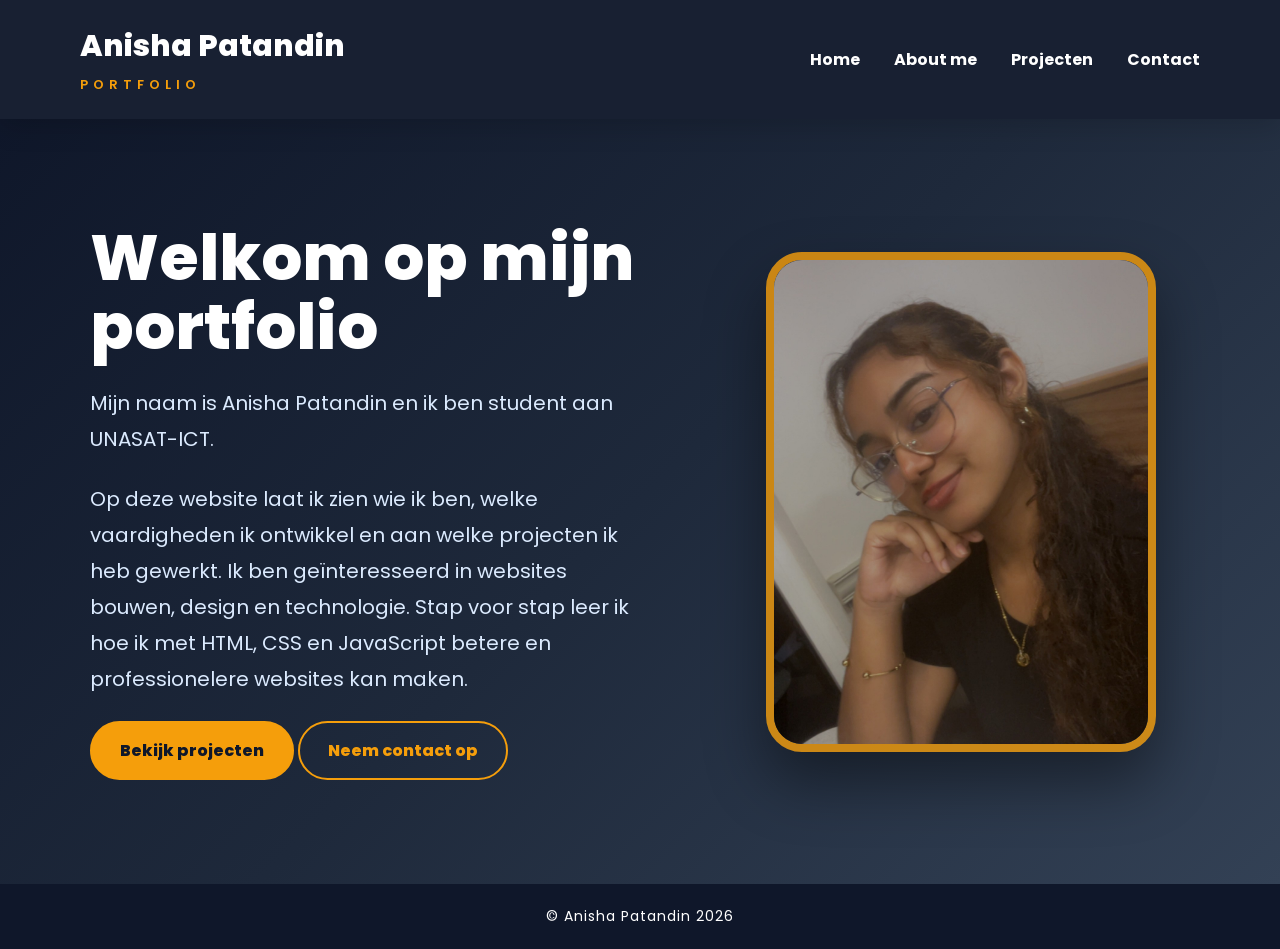
<file: index.html>
<!DOCTYPE html>
<html lang="nl">
<head>
    <meta charset="UTF-8">
    <meta name="viewport" content="width=device-width, initial-scale=1.0">
    <title>Home | Mijn Portfolio</title>
    <link rel="stylesheet" href="css/main.css">
    <link rel="stylesheet" href="css/home.css">
</head>

<body>

    <div class="page-wrapper">

        <div class="navbar">
            <div class="logo">
                <h1>Anisha Patandin</h1>
                <span>Portfolio</span>
            </div>

            <div class="nav-links">
                <a href="index.html">Home</a>
                <a href="about.html">About me</a>
                <a href="work.html">Projecten</a>
                <a href="contact.html">Contact</a>

            </div>
        </div>

        <main class="home-section">

            <div class="home-text">
                <h2>Welkom op mijn portfolio</h2>

                <p> Mijn naam is Anisha Patandin en ik ben student aan UNASAT-ICT.</p>
                <p> Op deze website laat ik zien wie ik ben, welke vaardigheden ik ontwikkel en aan welke projecten ik heb gewerkt. Ik ben geïnteresseerd in websites bouwen, design en technologie. Stap voor stap leer ik hoe ik met HTML, CSS en JavaScript betere en professionelere websites kan maken. </p>

                <div class="home-button">
                    <a href="projecten.html" class="btn-primary">Bekijk projecten</a>
                    <a href="contact.html" class="btn-secondary">Neem contact op</a>
                </div>
             </div>
            
            <div class="home-image">
                <img src="img/anisha-photo.jpg" alt="Foto van mij">
            </div>
        </main>

    </div>

<footer class="footer">
    <p>© Anisha Patandin 2026</p>
</footer>

<script src="js/script.js"></script>

</body>
</html>
</file>
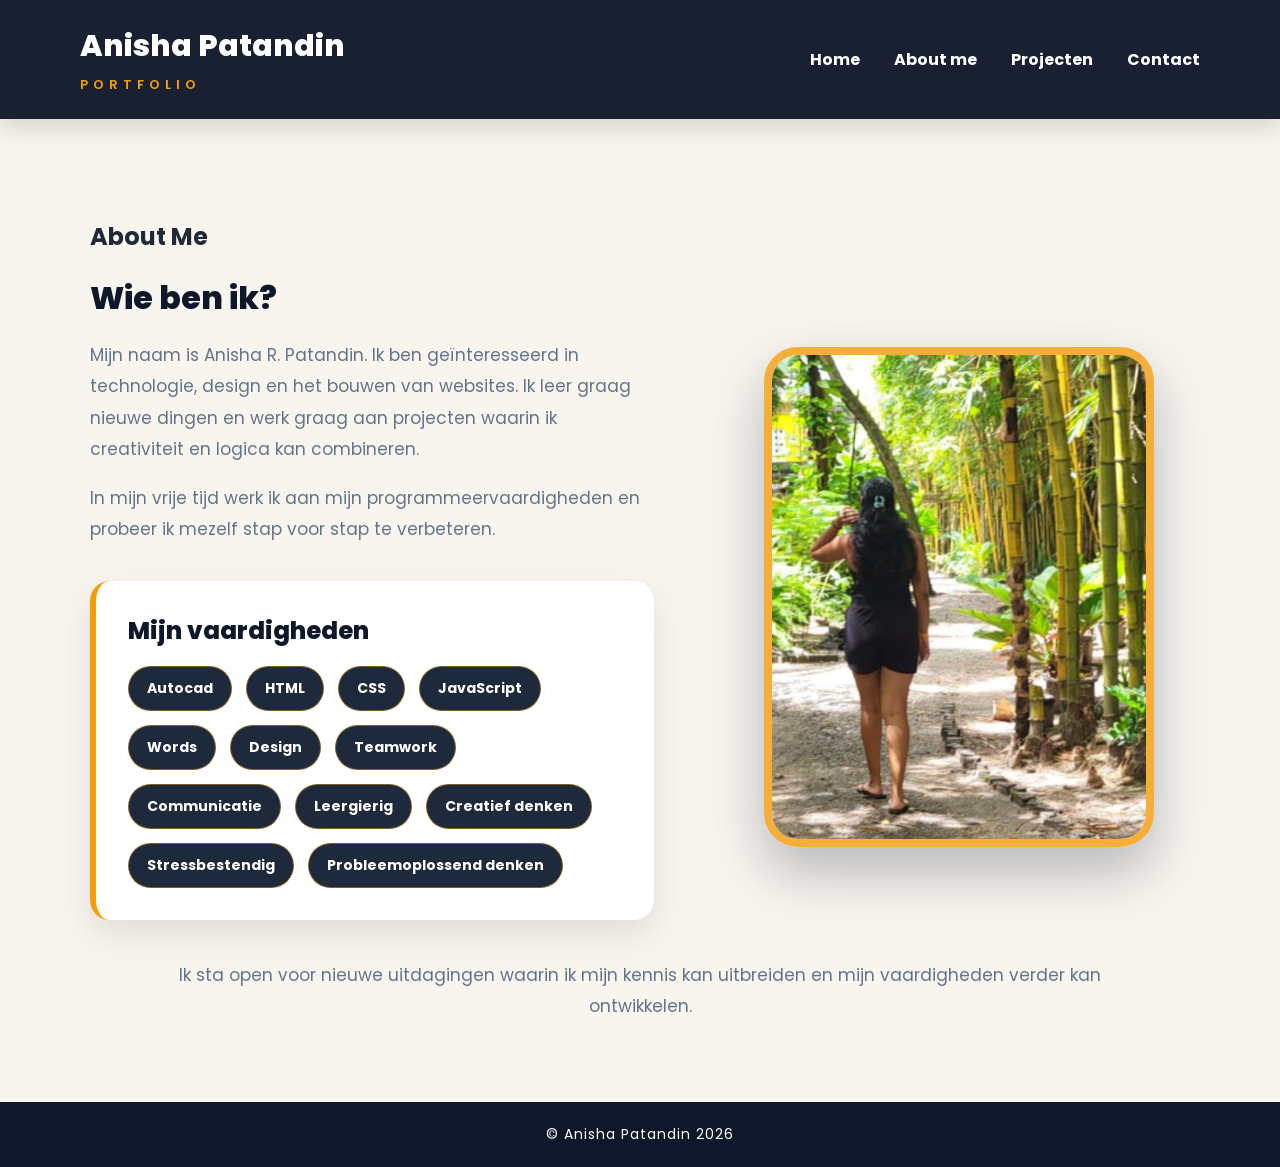
<file: about.html>
<!DOCTYPE html>
<html lang="nl">
<head>
    <meta charset="UTF-8">
    <meta name="viewport" content="width=device-width, initial-scale=1.0">
    <title>About | Mijn Portfolio</title>
    <link rel="stylesheet" href="css/main.css">
    <link rel="stylesheet" href="css/about.css">
</head>

<body>

    <div class="page-wrapper">

        <div class="navbar">
            <div class="logo">
                <h1>Anisha Patandin</h1>
                <span>Portfolio</span>
            </div>

            <div class="nav-links">
                <a href="index.html">Home</a>
                <a href="about.html">About me</a>
                <a href="work.html">Projecten</a>
                <a href="contact.html">Contact</a>
            </div>
        </div>

        <main class="about-section">
            <div class="about-title">
                <h2>About Me</h2>
            </div>

            <div class="about-container">
                <div class="about-text">
                    <h3>Wie ben ik?</h3>
                    <p>
                        Mijn naam is Anisha R. Patandin. Ik ben geïnteresseerd in technologie,
                        design en het bouwen van websites. Ik leer graag nieuwe dingen
                        en werk graag aan projecten waarin ik creativiteit en logica kan combineren.
                    </p>

                    <p>
                        In mijn vrije tijd werk ik aan mijn programmeervaardigheden en probeer ik
                        mezelf stap voor stap te verbeteren.
                    </p>

                    <div class="skills-box">
                        <h3>Mijn vaardigheden</h3>

                        <div class="skills-list">
                            <span>Autocad</span>
                            <span>HTML</span>
                            <span>CSS</span>
                            <span>JavaScript</span>
                            <span>Words</span>
                             <span>Design</span>
                             <span>Teamwork</span>
                             <span>Communicatie</span>
                             <span>Leergierig</span>
                             <span>Creatief denken</span>
                             <span>Stressbestendig</span>
                             <span>Probleemoplossend denken</span>
                        </div>

                    </div>
                   
                </div>

                <div class="about-image">
                    <img src="img/about-photo.png" alt="Foto van mij">
                </div>
            </div>
             <p class="onderste-tekst">Ik sta open voor nieuwe uitdagingen waarin ik mijn kennis kan uitbreiden en mijn vaardigheden verder kan ontwikkelen.</p>
        </main>

    </div>

    <footer class="footer">
    <p>© Anisha Patandin 2026</p>
    </footer>

    <script src="js/script.js"></script>
</body>
</html>
</file>
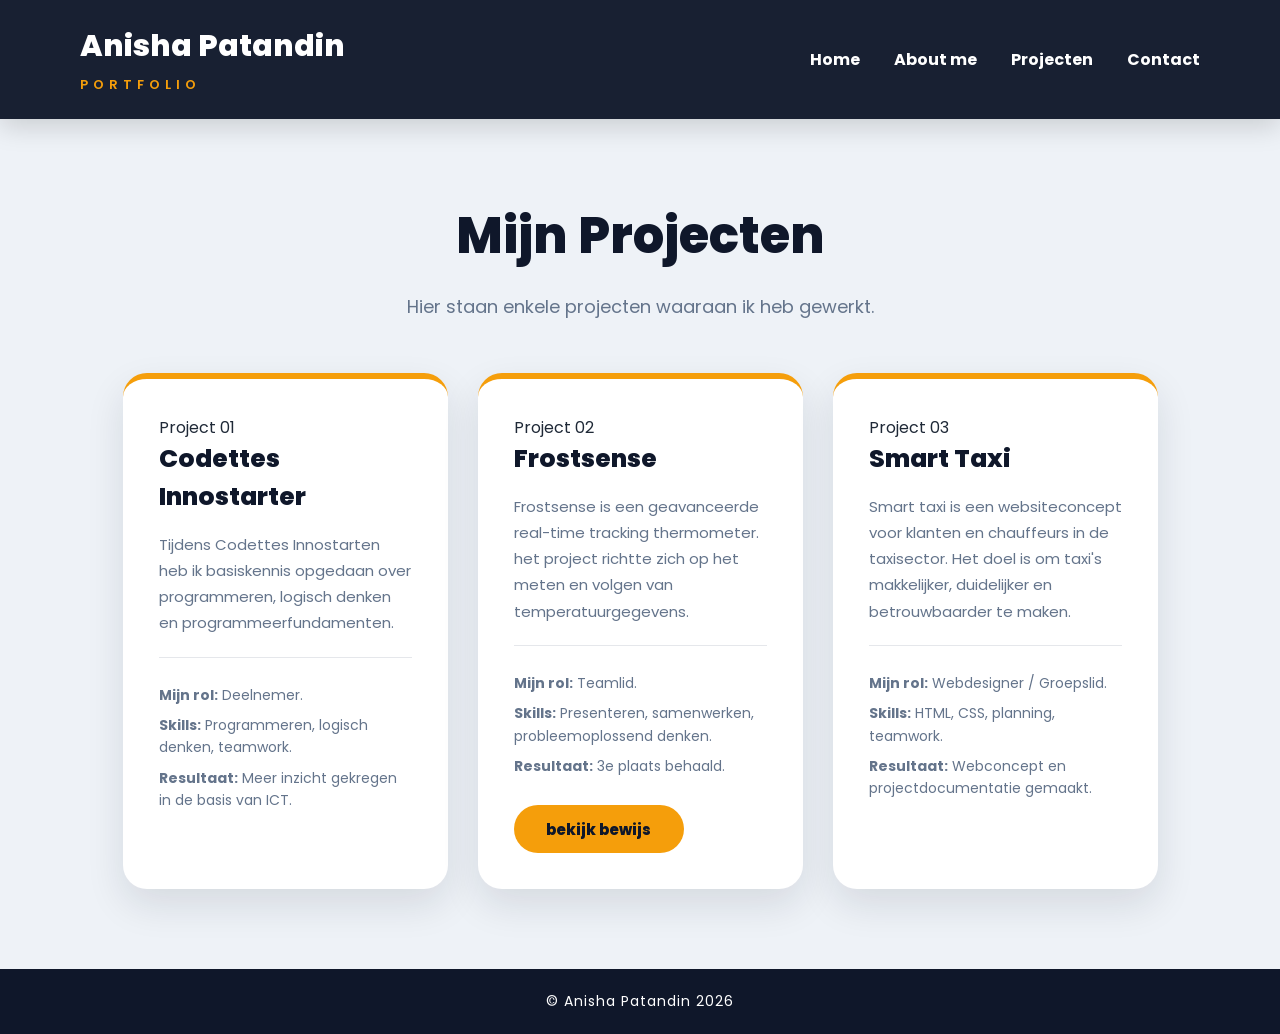
<file: work.html>
<!DOCTYPE html>
<html lang="nl">
<head>
    <meta charset="UTF-8">
    <meta name="viewport" content="width=device-width, initial-scale=1.0">
    <title>Projecten | Mijn Portfolio</title>
    <link rel="stylesheet" href="css/main.css">
    <link rel="stylesheet" href="css/work.css">
</head>

<body>

    <div class="page-wrapper">

        <div class="navbar">
            <div class="logo">
                <h1>Anisha Patandin</h1>
                <span>Portfolio</span>
            </div>

            <div class="nav-links">
                <a href="index.html">Home</a>
                <a href="about.html">About me</a>
                <a href="work.html">Projecten</a>
                <a href="contact.html">Contact</a>
            </div>
        </div>

        <div class="projecten-section">
            <div class="projecten-title">
                <h2>Mijn Projecten</h2>
                <p>Hier staan enkele projecten waaraan ik heb gewerkt.</p>
            </div>

            <div class="projecten-container">

                <div class="project-card">
                    <span class="project-label">Project 01</span>
                    <h3>Codettes Innostarter</h3>
                    <p>
                        Tijdens Codettes Innostarten heb ik basiskennis opgedaan over programmeren, logisch denken en programmeerfundamenten.
                    </p>

                    <div class="project-details">
                        <p><strong>Mijn rol:</strong> Deelnemer.</p>
                        <p><strong>Skills:</strong> Programmeren, logisch denken, teamwork.</p>
                        <p><strong>Resultaat:</strong> Meer inzicht gekregen in de basis van ICT.</p>
                    </div>
                </div>

                <div class="project-card">
                 <span class="project-label">Project 02</span>
                    <h3>Frostsense</h3>
                    <p>
                        Frostsense is een geavanceerde real-time tracking thermometer.
                        het project richtte zich op het meten en volgen van temperatuurgegevens.
                    </p>
                <div class="project-details">
                    <p><strong>Mijn rol:</strong> Teamlid.</p>
                    <p><strong>Skills:</strong> Presenteren, samenwerken, probleemoplossend denken.</p>
                    <p><strong>Resultaat:</strong> 3e plaats behaald.</p>
                </div>
                    <a href="https://www.facebook.com/photo?fbid=1350161837128619&set=pcb.1350203107124492" target="_blank" class="project-link">
                        bekijk bewijs
                    </a>

                </div>

                <div class="project-card">
                <span class="project-label">Project 03</span>
                    <h3>Smart Taxi</h3>
                    <p>
                        Smart taxi is een websiteconcept voor klanten en chauffeurs in de taxisector.
                        Het doel is om taxi's makkelijker, duidelijker en betrouwbaarder te maken.
                    </p>
                    
                    <div class="project-details">
                    <p><strong>Mijn rol:</strong> Webdesigner / Groepslid.</p>
                    <p><strong>Skills:</strong> HTML, CSS, planning, teamwork.</p>
                    <p><strong>Resultaat:</strong> Webconcept en projectdocumentatie gemaakt.</p>
                    </div>
                </div>

            </div>
        </div>

    </div>

    <footer class="footer">
    <p>© Anisha Patandin 2026</p>
    </footer>

    <script src="js/script.js"></script>
    
</body>
</html>
</file>
<file: css/main.css>
@import url('https://fonts.googleapis.com/css2?family=Poppins:wght@400;500;600;700;800&display=swap');

:root {
    --dark: #0f172a;
    --navy: #1e293b;
    --blue: #334155;
    --gold: #f59e0b;
    --cream: #f8f5ef;
    --soft: #eef2f7;
    --white: #ffffff;
    --text: #1f2937;
    --muted: #64748b;
}

* {
    box-sizing: border-box;
}

html {
    scroll-behavior: smooth;
}

body {
    margin: 0;
    font-family: 'Poppins', Arial, sans-serif;
    background-color: var(--cream);
    color: var(--text);
}

.navbar {
    position: sticky;
    top: 0;
    z-index: 1000;
    display: flex;
    justify-content: space-between;
    align-items: center;
    padding: 24px 80px;
    background: rgba(15, 23, 42, 0.96);
    backdrop-filter: blur(12px);
    box-shadow: 0 8px 25px rgba(0, 0, 0, 0.15);
}

.logo h1 {
    margin: 0;
    color: var(--white);
    font-size: 30px;
    font-weight: 800;
}

.logo span {
    display: block;
    margin-top: 6px;
    color: var(--gold);
    font-size: 13px;
    font-weight: 600;
    letter-spacing: 5px;
    text-transform: uppercase;
}

.nav-links {
    display: flex;
    gap: 34px;
}

.nav-links a {
    position: relative;
    color: var(--white);
    text-decoration: none;
    font-size: 16px;
    font-weight: 700;
}

.nav-links a::after {
    content: "";
    position: absolute;
    left: 0;
    bottom: -8px;
    width: 0;
    height: 3px;
    background-color: var(--gold);
    border-radius: 10px;
    transition: 0.3s ease;
}

.nav-links a:hover {
    color: var(--gold);
}

.nav-links a:hover::after {
    width: 100%;
}

.tagline {
    margin: 0 0 12px;
    color: var(--gold);
    font-size: 14px;
    font-weight: 800;
    letter-spacing: 3px;
    text-transform: uppercase;
}

.page-title,
.contact-title,
.projecten-title {
    max-width: 780px;
    margin: 0 auto 50px;
    text-align: center;
}

.page-title h2,
.contact-title h2,
.projecten-title h2 {
    margin: 0 0 14px;
    color: var(--dark);
    font-size: 50px;
    font-weight: 800;
}

.page-title p,
.contact-title p,
.projecten-title p {
    color: var(--muted);
    font-size: 18px;
    line-height: 1.7;
}

.footer {
    background-color: var(--dark);
    color: var(--white);
    text-align: center;
    padding: 22px;
}

.footer p {
    margin: 0;
    font-size: 14px;
    letter-spacing: 1px;
}

@media (max-width: 768px) {
    .navbar {
        flex-direction: column;
        gap: 20px;
        padding: 22px 20px;
    }

    .logo {
        text-align: center;
    }

    .nav-links {
        justify-content: center;
        flex-wrap: wrap;
        gap: 18px;
    }

    .page-title h2,
    .contact-title h2,
    .projecten-title h2 {
        font-size: 40px;
    }

    .page-title p,
    .contact-title p,
    .projecten-title p {
        font-size: 16px;
    }
}
</file>
<file: css/home.css>
.home-section {
    min-height: 85vh;
    display: flex;
    justify-content: space-between;
    align-items: center;
    gap: 80px;
    padding: 85px 90px;
    background: linear-gradient(135deg, var(--dark), var(--navy), var(--blue));
}

.home-text {
    width: 55%;
    max-width: 720px;
    text-align: left;
}

.home-text h2 {
    margin: 0 0 24px;
    color: var(--white);
    font-size: 64px;
    font-weight: 800;
    line-height: 1.08;
}

.home-text p {
    color: #dbeafe;
    font-size: 20px;
    line-height: 1.8;
    margin-bottom: 24px;
}

.home-buttons {
    display: flex;
    gap: 18px;
    flex-wrap: wrap;
    margin-top: 30px;
}

.btn-primary,
.btn-secondary {
    display: inline-block;
    padding: 15px 28px;
    border-radius: 40px;
    text-decoration: none;
    font-size: 16px;
    font-weight: 800;
    transition: 0.3s ease;
}

.btn-primary {
    background-color: var(--gold);
    color: var(--dark);
    border: 2px solid var(--gold);
}

.btn-secondary {
    color: var(--gold);
    border: 2px solid var(--gold);
}

.btn-primary:hover,
.btn-secondary:hover {
    transform: translateY(-5px);
    box-shadow: 0 14px 28px rgba(245, 158, 11, 0.28);
}

.btn-secondary:hover {
    background-color: var(--gold);
    color: var(--dark);
}

.home-image {
    width: 45%;
    display: flex;
    justify-content: center;
}

.home-image img {
    width: 390px;
    height: 500px;
    object-fit: cover;
    object-position: center 25%;
    border-radius: 36px;
    border: 8px solid rgba(245, 158, 11, 0.8);
    box-shadow: 0 30px 60px rgba(0, 0, 0, 0.42);
    transition: 0.4s ease;
}

.home-image img:hover {
    transform: scale(1.04) rotate(1deg);
}

@media (max-width: 768px) {
    .home-section {
        flex-direction: column;
        padding: 60px 25px;
        text-align: center;
        gap: 40px;
    }

    .home-text,
    .home-image {
        width: 100%;
    }

    .home-text {
        text-align: center;
    }

    .home-text h2 {
        font-size: 40px;
    }

    .home-text p {
        font-size: 17px;
    }

    .home-buttons {
        justify-content: center;
    }

    .home-image img {
        width: 285px;
        height: 365px;
    }
}
</file>
<file: css/about.css>
.about-section {
    min-height: 85vh;
    padding: 80px 90px;
    background-color: var(--cream);
}

.about-container {
    max-width: 1180px;
    margin: 0 auto;
    display: flex;
    align-items: center;
    gap: 75px;
}

.about-text {
    width: 55%;
    text-align: left;
}

.about-text h3 {
    margin: 0 0 18px;
    color: var(--dark);
    font-size: 32px;
    font-weight: 800;
}

.about-text p {
    color: var(--muted);
    font-size: 17px;
    line-height: 1.85;
}

.about-image {
    width: 45%;
    display: flex;
    justify-content: center;
}

.about-image img {
    width: 390px;
    height: 500px;
    object-fit: cover;
    object-position: center 25%;
    border-radius: 34px;
    border: 8px solid rgba(245, 158, 11, 0.8);
    box-shadow: 0 25px 55px rgba(15, 23, 42, 0.28);
    transition: 0.4s ease;
}

.about-image img:hover {
    transform: scale(1.03);
}

.skills-box {
    margin-top: 36px;
    padding: 32px;
    background-color: var(--white);
    border-radius: 20px;
    border-left: 6px solid var(--gold);
    box-shadow: 0 14px 34px rgba(15, 23, 42, 0.10);
}

.skills-box h3 {
    margin-top: 0;
    color: var(--dark);
    font-size: 24px;
    font-weight: 800;
}

.skills-list {
    display: flex;
    flex-wrap: wrap;
    gap: 14px;
}

.skills-list span {
    padding: 11px 18px;
    background-color: var(--navy);
    color: var(--white);
    border-radius: 30px;
    border: 1px solid rgba(245, 158, 11, 0.45);
    font-size: 14px;
    font-weight: 700;
}

.onderste-tekst {
    max-width: 1100px;
    width: 90%;
    margin: 40px auto 0;
    font-size: 17px;
    line-height: 1.8;
    text-align: center;
    color: var(--muted);
}

@media (max-width: 768px) {
    .about-section {
        padding: 60px 25px;
    }

    .about-container {
        flex-direction: column;
        text-align: center;
        gap: 40px;
    }

    .about-text,
    .about-image {
        width: 100%;
        text-align: center;
    }

    .about-image img {
        width: 285px;
        height: 365px;
    }
}
</file>
<file: css/work.css>
.projecten-section {
    min-height: 85vh;
    padding: 80px 70px;
    background-color: var(--soft);
    text-align: center;
}

.projecten-title {
    max-width: 780px;
    margin: 0 auto 50px;
    text-align: center;
}

.projecten-title h2 {
    margin: 0 0 14px;
    color: var(--dark);
    font-size: 50px;
    font-weight: 800;
}

.projecten-title p {
    color: var(--muted);
    font-size: 18px;
    line-height: 1.7;
}

.projecten-container {
    display: flex;
    justify-content: center;
    align-items: stretch;
    flex-wrap: wrap;
    gap: 30px;
}

.project-card {
    width: 325px;
    min-height: 360px;
    padding: 36px;
    background-color: var(--white);
    border-radius: 24px;
    border-top: 6px solid var(--gold);
    box-shadow: 0 16px 38px rgba(15, 23, 42, 0.11);
    text-align: left;
    transition: 0.35s ease;
}

.project-card:hover {
    transform: translateY(-12px);
    box-shadow: 0 26px 55px rgba(15, 23, 42, 0.18);
}

.project-card h3 {
    margin: 0 0 16px;
    color: var(--dark);
    font-size: 25px;
    font-weight: 800;
}

.project-card p {
    color: var(--muted);
    font-size: 15px;
    line-height: 1.75;
    margin-bottom: 16px;
}

.project-details {
    margin-top: 20px;
    padding-top: 18px;
    border-top: 1px solid #e5e7eb;
}

.project-details p {
    margin: 8px 0;
    font-size: 14px;
    line-height: 1.6;
}

.project-link,
.project-card .button {
    display: inline-flex;
    justify-content: center;
    align-items: center;
    min-width: 170px;
    min-height: 48px;
    margin-top: 20px;
    color: var(--dark);
    background-color: var(--gold);
    padding: 12px 22px;
    border-radius: 30px;
    text-decoration: none;
    font-weight: 800;
    font-size: 15px;
    transition: 0.3s ease;
}

.project-link:hover,
.project-card .button:hover {
    transform: translateY(-3px);
    box-shadow: 0 10px 22px rgba(245, 158, 11, 0.30);
}
</file>
